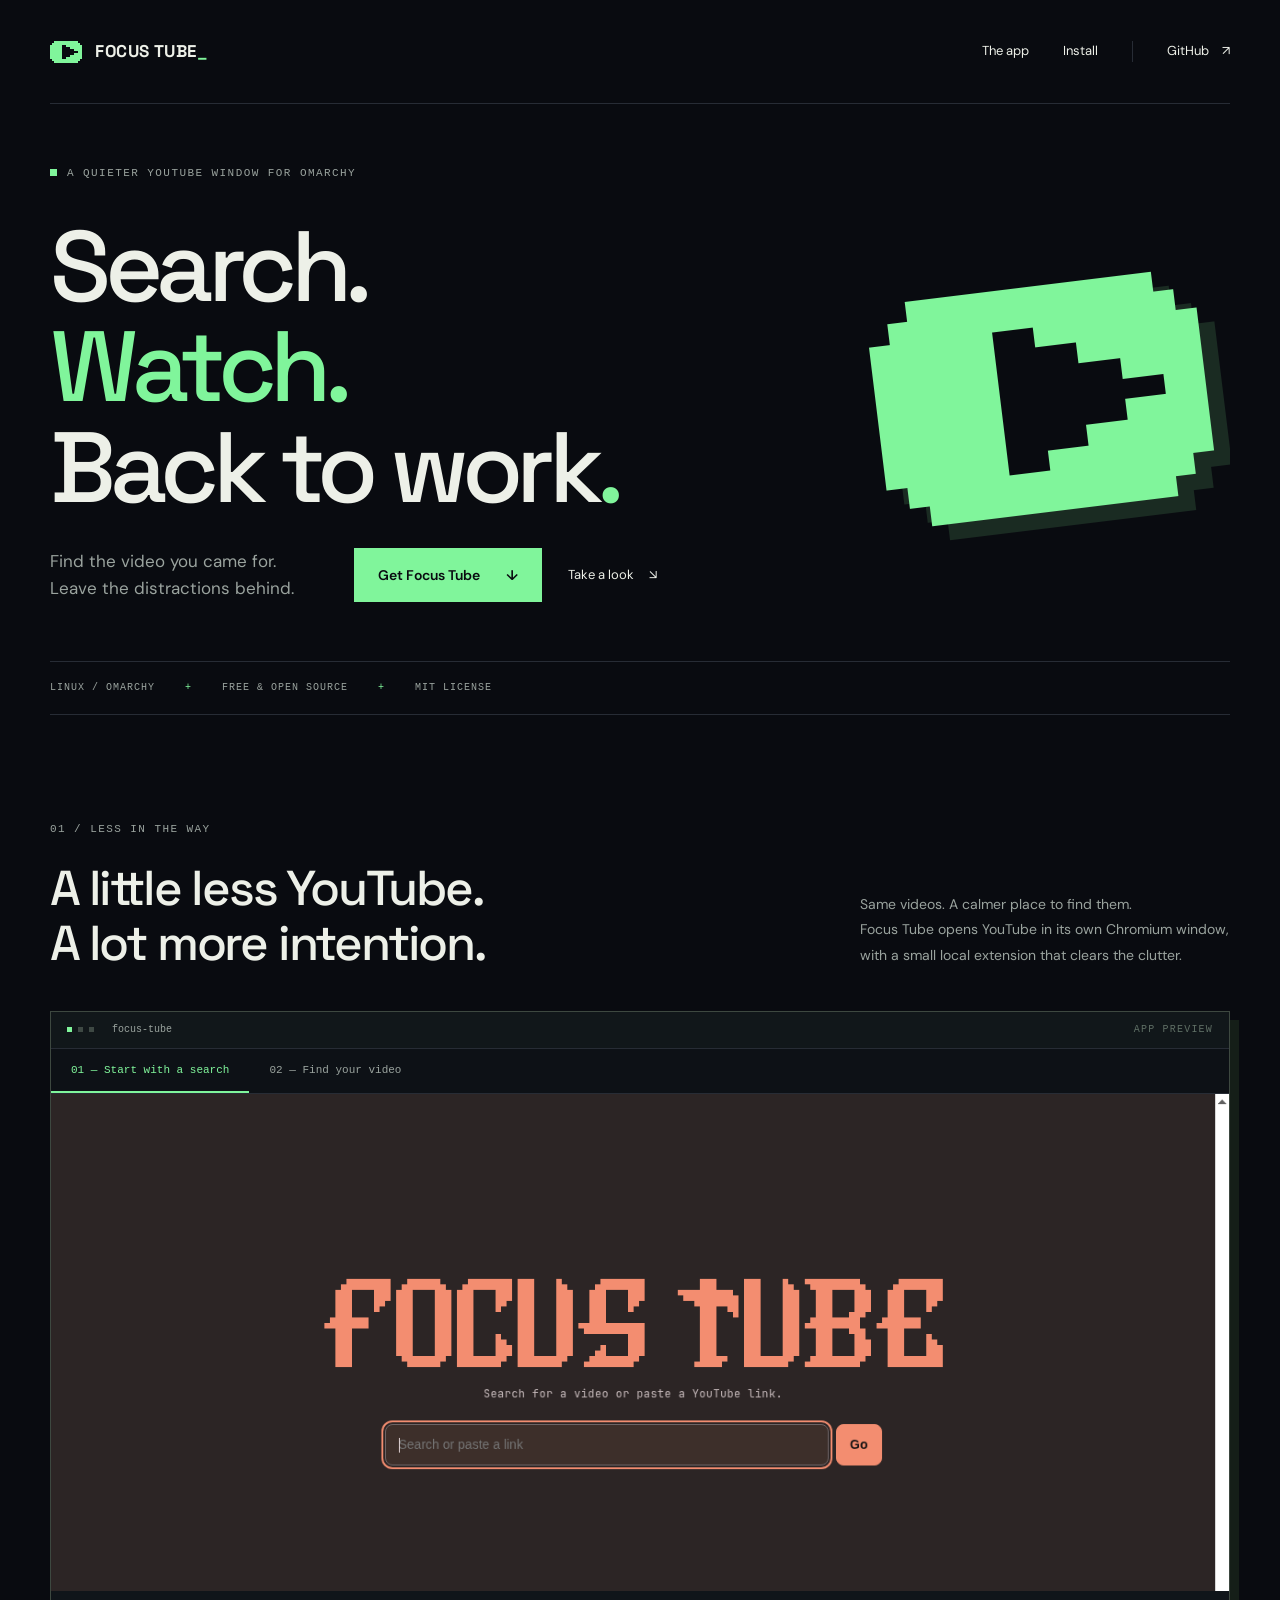
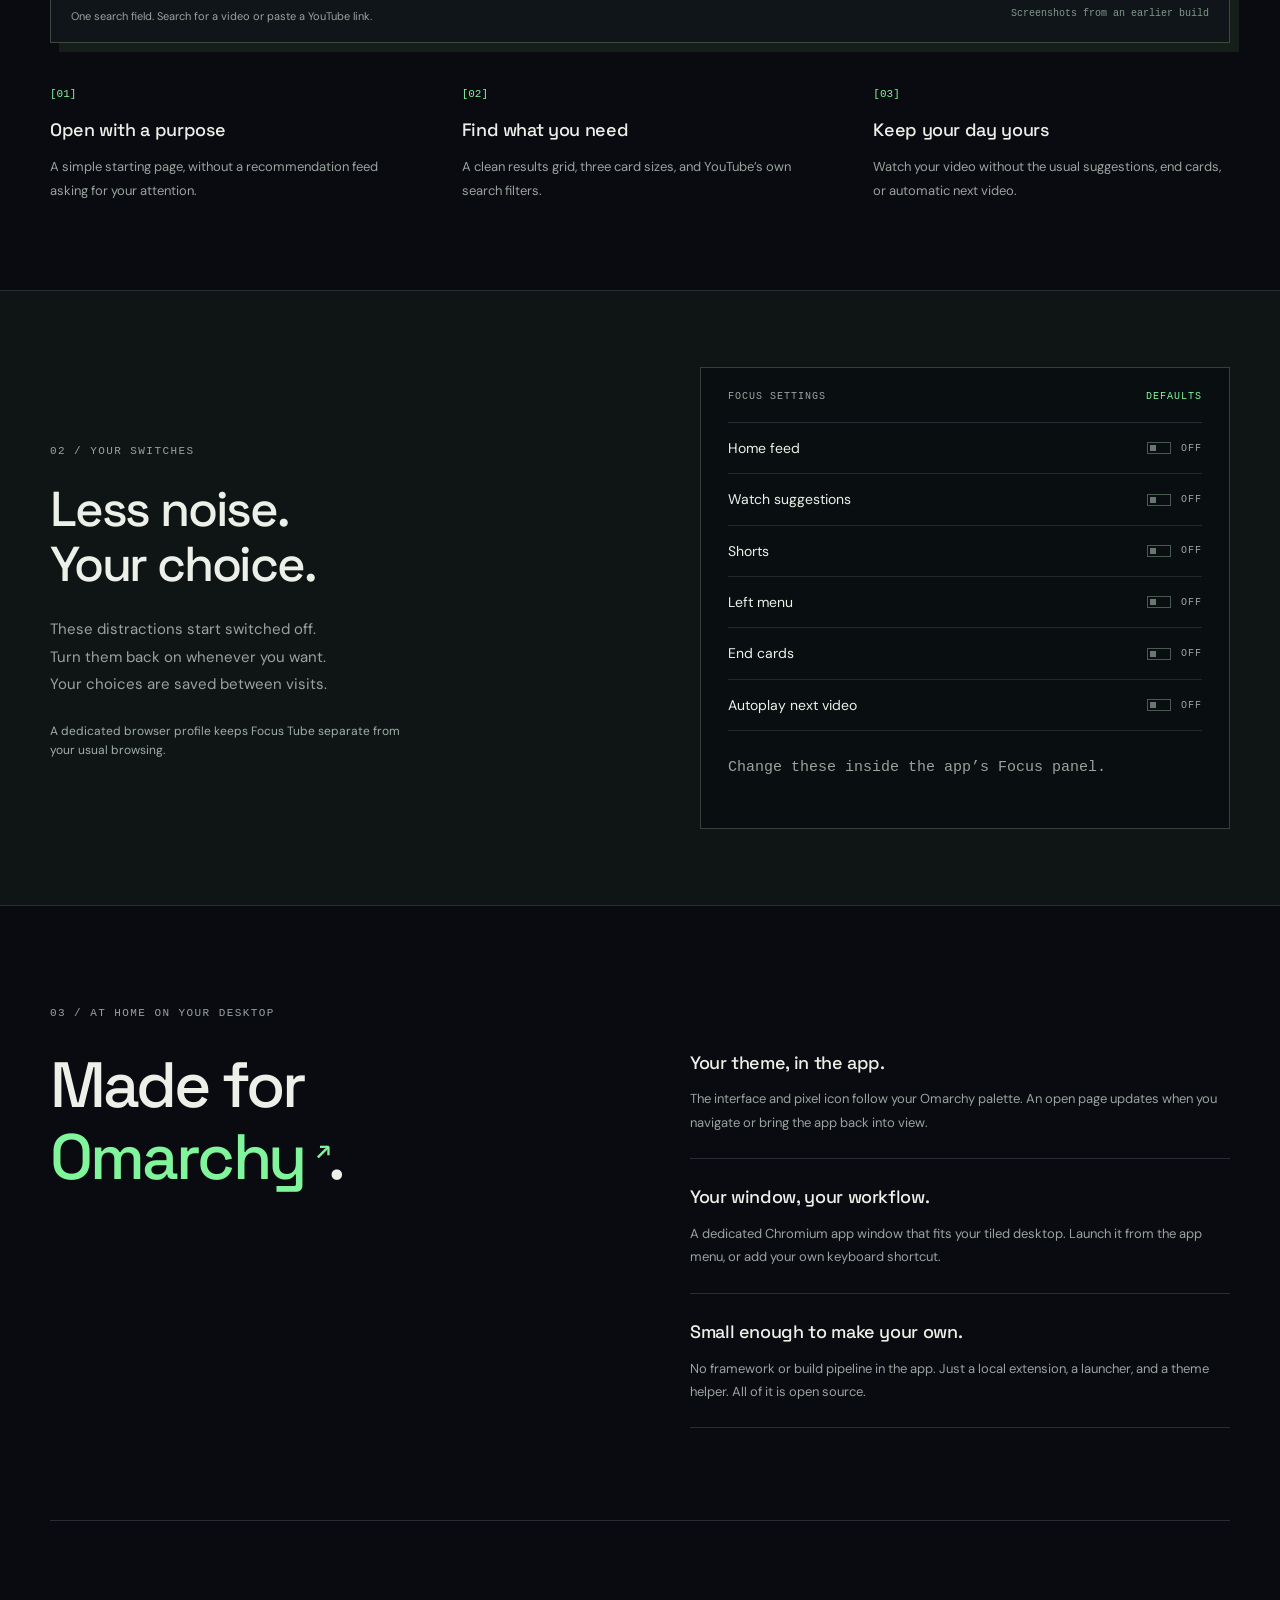
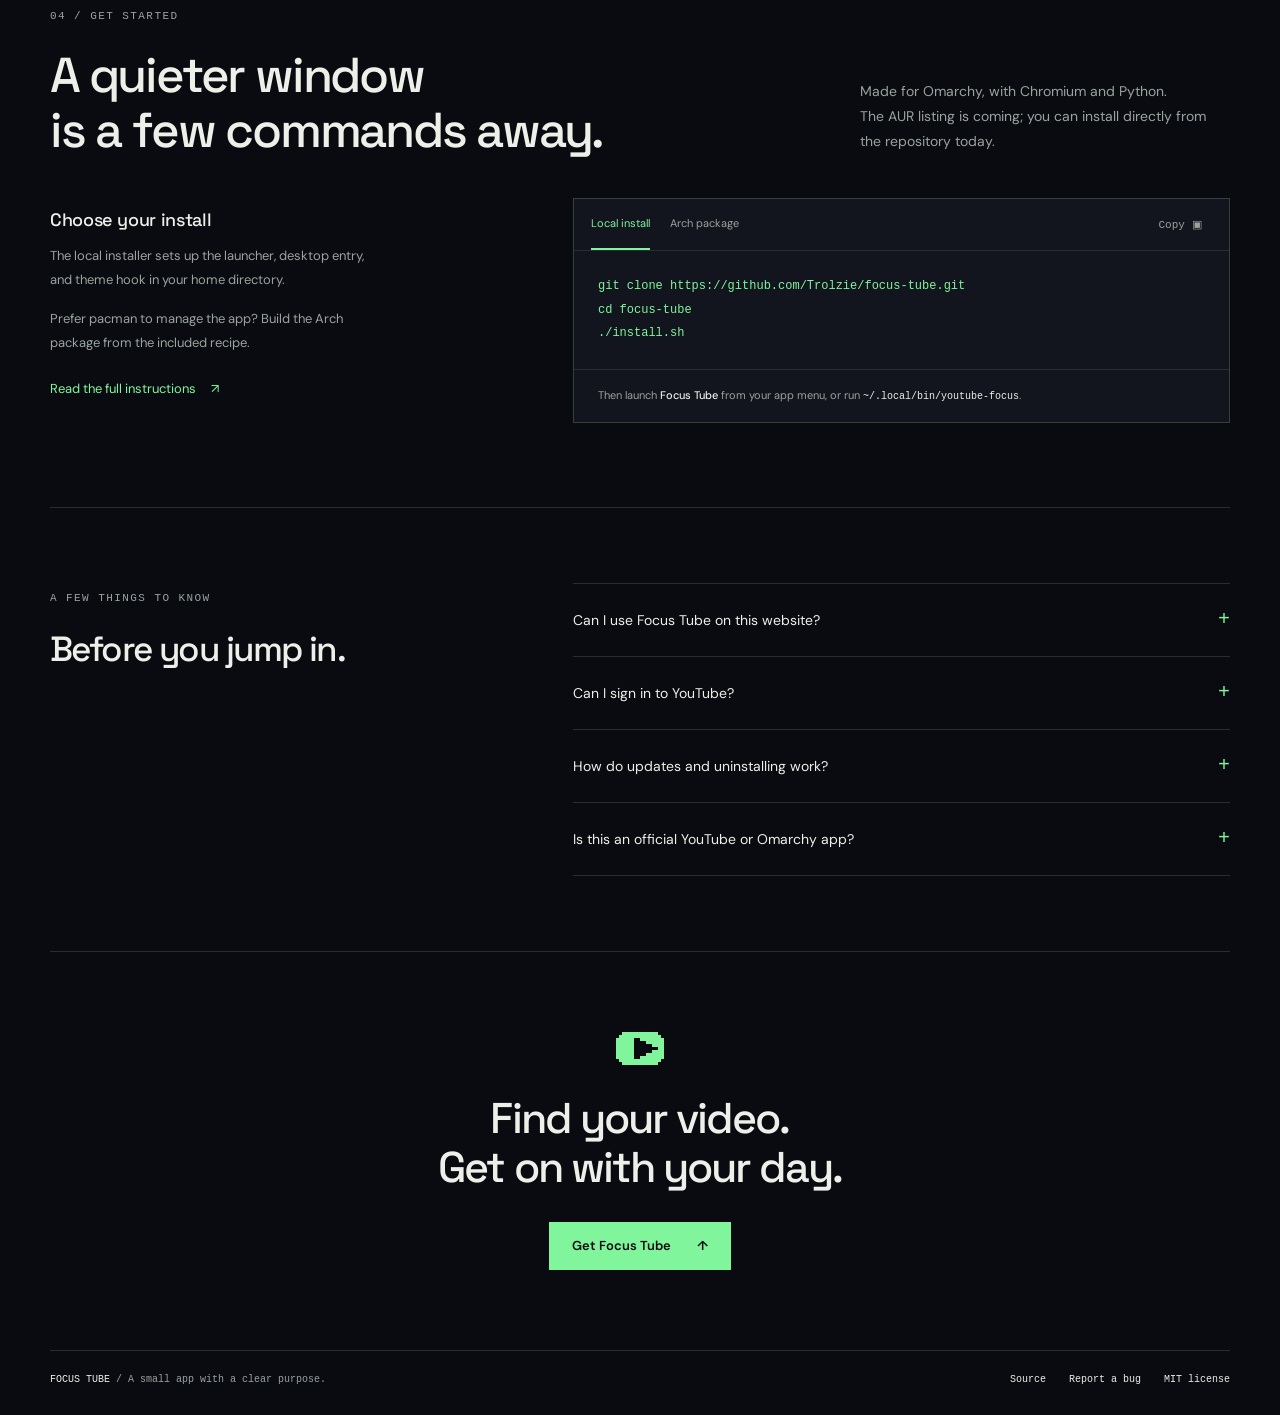
<file: website/public/index.html>
<!doctype html>
<html lang="en">
<head>
  <meta charset="utf-8">
  <meta name="viewport" content="width=device-width, initial-scale=1">
  <meta name="theme-color" content="#090b10">
  <meta name="description" content="A quieter YouTube window for Omarchy. Find a video, watch it, and get back to your day. Free, open source, and made for your desktop.">
  <meta property="og:title" content="Focus Tube — Search. Watch. Back to work.">
  <meta property="og:description" content="A quieter YouTube window for Omarchy. Your videos, with fewer distractions.">
  <meta property="og:type" content="website">
  <meta property="og:url" content="https://focus-tube-three-zeta.vercel.app/">
  <meta property="og:image" content="https://focus-tube-three-zeta.vercel.app/assets/landing.png">
  <link rel="canonical" href="https://focus-tube-three-zeta.vercel.app/">
  <link rel="icon" href="assets/icon.svg" type="image/svg+xml">
  <link rel="stylesheet" href="style.css">
  <script src="app.js" defer></script>
  <title>Focus Tube — Search. Watch. Back to work.</title>
</head>
<body>
  <a class="skip-link" href="#main">Skip to content</a>
  <header class="header wrap">
    <a class="brand" href="#" aria-label="Focus Tube home"><img src="assets/icon.svg" alt="" width="32" height="32"><span>FOCUS TUBE<span class="brand-dot">_</span></span></a>
    <nav aria-label="Main navigation"><a href="#experience">The app</a><a href="#install">Install</a><a class="source-link" href="https://github.com/Trolzie/focus-tube">GitHub <span aria-hidden="true">↗</span></a></nav>
  </header>
  <main id="main">
    <section class="hero wrap" aria-labelledby="hero-title">
      <div class="eyebrow"><span class="status-pixel" aria-hidden="true"></span>A QUIETER YOUTUBE WINDOW FOR OMARCHY</div>
      <h1 id="hero-title">Search.<br><span class="accent">Watch.</span><br>Back to work<span class="accent">.</span></h1>
      <div class="hero-bottom"><p>Find the video you came for.<br>Leave the distractions behind.</p><div class="hero-actions"><a class="button primary" href="#install">Get Focus Tube <span aria-hidden="true">↓</span></a><a class="text-link" href="#experience">Take a look <span aria-hidden="true">↘</span></a></div></div>
      <div class="hero-mark" aria-hidden="true"><svg viewBox="0 0 64 64" shape-rendering="crispEdges"><path d="M8 10h48v4h4v4h4v28h-4v4h-4v4H8v-4H4v-4H0V18h4v-4h4z"/><path class="cutout" d="M24 18h8v4h8v4h8v4h8v4h-8v4h-8v4h-8v4h-8z"/></svg></div>
      <div class="hero-meta"><span>LINUX / OMARCHY</span><span>FREE & OPEN SOURCE</span><span>MIT LICENSE</span></div>
    </section>

    <section id="experience" class="experience wrap" aria-labelledby="experience-title">
      <div class="section-heading"><div><span class="eyebrow">01 / LESS IN THE WAY</span><h2 id="experience-title">A little less YouTube.<br>A lot more intention.</h2></div><p>Same videos. A calmer place to find them.<br>Focus Tube opens YouTube in its own Chromium window, with a small local extension that clears the clutter.</p></div>
      <div class="app-window">
        <div class="window-bar"><span class="window-pixels" aria-hidden="true"><i></i><i></i><i></i></span><span>focus-tube</span><span class="window-label">APP PREVIEW</span></div>
        <div class="preview-nav" role="group" aria-label="Choose an app screenshot"><button class="preview-tab active" type="button" data-preview="landing" aria-pressed="true">01 — Start with a search</button><button class="preview-tab" type="button" data-preview="results" aria-pressed="false">02 — Find your video</button></div>
        <div class="screenshot-stage"><img id="app-screenshot" src="assets/landing.png" alt="Focus Tube's landing page with a pixel wordmark and a single search field" width="1280" height="633" loading="lazy"></div>
        <div class="preview-caption"><span id="preview-description">One search field. Search for a video or paste a YouTube link.</span><span class="build-note">Screenshots from an earlier build</span></div>
      </div>
      <div class="steps"><article><span class="step-number">[01]</span><h3>Open with a purpose</h3><p>A simple starting page, without a recommendation feed asking for your attention.</p></article><article><span class="step-number">[02]</span><h3>Find what you need</h3><p>A clean results grid, three card sizes, and YouTube’s own search filters.</p></article><article><span class="step-number">[03]</span><h3>Keep your day yours</h3><p>Watch your video without the usual suggestions, end cards, or automatic next video.</p></article></div>
    </section>

    <section class="focus-section" aria-labelledby="focus-title"><div class="wrap focus-layout">
      <div><span class="eyebrow">02 / YOUR SWITCHES</span><h2 id="focus-title">Less noise.<br>Your choice.</h2><p>These distractions start switched off.<br>Turn them back on whenever you want.<br>Your choices are saved between visits.</p><span class="small-note">A dedicated browser profile keeps Focus Tube separate from your usual browsing.</span></div>
      <div class="switch-panel"><div class="panel-title"><span>FOCUS SETTINGS</span><span class="accent">DEFAULTS</span></div><ul><li><span>Home feed</span><span class="off-indicator"><i aria-hidden="true"></i>OFF</span></li><li><span>Watch suggestions</span><span class="off-indicator"><i aria-hidden="true"></i>OFF</span></li><li><span>Shorts</span><span class="off-indicator"><i aria-hidden="true"></i>OFF</span></li><li><span>Left menu</span><span class="off-indicator"><i aria-hidden="true"></i>OFF</span></li><li><span>End cards</span><span class="off-indicator"><i aria-hidden="true"></i>OFF</span></li><li><span>Autoplay next video</span><span class="off-indicator"><i aria-hidden="true"></i>OFF</span></li></ul><p>Change these inside the app’s Focus panel.</p></div>
    </div></section>

    <section class="desktop-section wrap" aria-labelledby="desktop-title"><span class="eyebrow">03 / AT HOME ON YOUR DESKTOP</span><div class="desktop-content"><h2 id="desktop-title">Made for<br><a href="https://omarchy.org/">Omarchy<span aria-hidden="true">↗</span></a>.</h2><div class="desktop-details"><article><h3>Your theme, in the app.</h3><p>The interface and pixel icon follow your Omarchy palette. An open page updates when you navigate or bring the app back into view.</p></article><article><h3>Your window, your workflow.</h3><p>A dedicated Chromium app window that fits your tiled desktop. Launch it from the app menu, or add your own keyboard shortcut.</p></article><article><h3>Small enough to make your own.</h3><p>No framework or build pipeline in the app. Just a local extension, a launcher, and a theme helper. All of it is open source.</p></article></div></div></section>

    <section id="install" class="install-section wrap" aria-labelledby="install-title"><div class="section-heading"><div><span class="eyebrow">04 / GET STARTED</span><h2 id="install-title">A quieter window<br>is a few commands away.</h2></div><p>Made for Omarchy, with Chromium and Python.<br>The AUR listing is coming; you can install directly from the repository today.</p></div>
      <div class="install-layout"><div class="install-notes"><h3>Choose your install</h3><p>The local installer sets up the launcher, desktop entry, and theme hook in your home directory.</p><p>Prefer pacman to manage the app? Build the Arch package from the included recipe.</p><a class="text-link" href="https://github.com/Trolzie/focus-tube#install">Read the full instructions <span aria-hidden="true">↗</span></a></div><div class="terminal"><div class="terminal-top"><div role="group" aria-label="Installation method"><button type="button" class="install-tab active" data-method="local" aria-pressed="true">Local install</button><button type="button" class="install-tab" data-method="package" aria-pressed="false">Arch package</button></div><button class="copy-button" type="button" aria-label="Copy installation commands">Copy <span aria-hidden="true">▣</span></button></div><pre tabindex="0" aria-label="Installation commands"><code id="install-command">git clone https://github.com/Trolzie/focus-tube.git
cd focus-tube
./install.sh</code></pre><p id="launch-instruction">Then launch <strong>Focus Tube</strong> from your app menu, or run <code>~/.local/bin/youtube-focus</code>.</p><span id="copy-status" class="sr-only" role="status"></span></div></div>
    </section>

    <section class="faq wrap" aria-labelledby="faq-title"><div><span class="eyebrow">A FEW THINGS TO KNOW</span><h2 id="faq-title">Before you jump in.</h2></div><div class="questions"><details><summary>Can I use Focus Tube on this website?<span aria-hidden="true">+</span></summary><p>Focus Tube is a desktop app, not a video player on this site. It runs YouTube in a dedicated Chromium window and changes the interface with a local extension. Install it on Omarchy to use the full experience.</p></details><details><summary>Can I sign in to YouTube?<span aria-hidden="true">+</span></summary><p>Yes. You’re using YouTube’s own pages. Focus Tube has a separate browser profile, so signing in happens inside its own window.</p></details><details><summary>How do updates and uninstalling work?<span aria-hidden="true">+</span></summary><p>Pull the latest repository changes and rerun the installer, or rebuild your package. Close and reopen the app to load updates. Uninstalling deletes the dedicated browser profile, including its settings, cookies, and history. See the <a href="https://github.com/Trolzie/focus-tube#update">README</a> for the full commands.</p></details><details><summary>Is this an official YouTube or Omarchy app?<span aria-hidden="true">+</span></summary><p>No. Focus Tube is an independent, open source project under the MIT license. It uses YouTube’s pages, so YouTube interface changes may occasionally require a fix. <a href="https://github.com/Trolzie/focus-tube/issues">Bug reports are welcome.</a></p></details></div></section>

    <section class="closing wrap"><img src="assets/icon.svg" alt="" width="48" height="48"><h2>Find your video.<br>Get on with your day.</h2><a class="button primary" href="#install">Get Focus Tube <span aria-hidden="true">↑</span></a></section>
  </main>
  <footer class="wrap"><span>FOCUS TUBE <span class="muted">/ A small app with a clear purpose.</span></span><div><a href="https://github.com/Trolzie/focus-tube">Source</a><a href="https://github.com/Trolzie/focus-tube/issues">Report a bug</a><a href="https://github.com/Trolzie/focus-tube/blob/main/LICENSE">MIT license</a></div></footer>
</body>
</html>
</file>
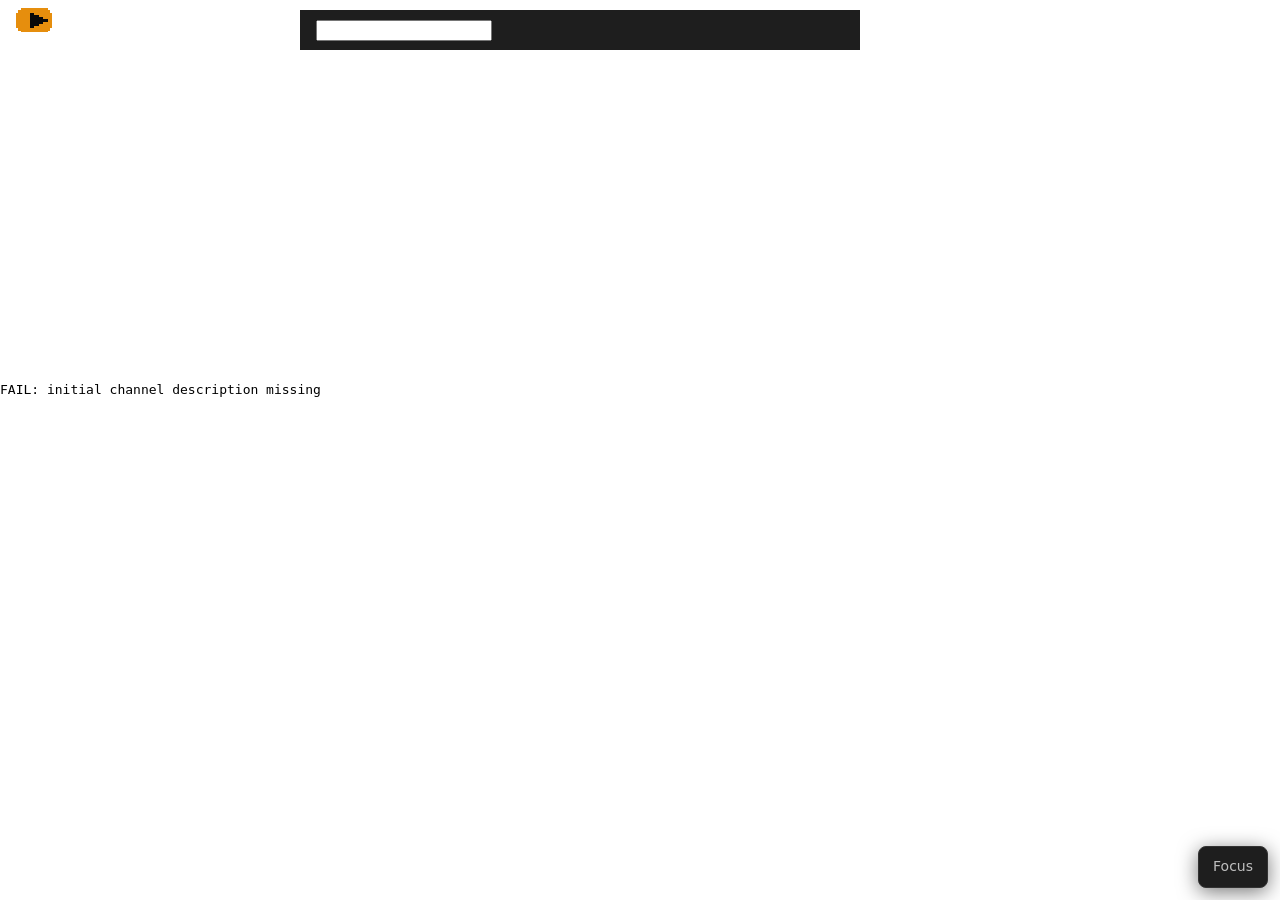
<file: tests/search-cards.html>
<!doctype html>
<html>
<head>
  <meta charset="utf-8">
  <link rel="stylesheet" href="/extension/palette.css">
  <link rel="stylesheet" href="/extension/focus.css">
  <style>
    body { margin: 0; }
    ytd-masthead { display: block; position: relative; height: 60px; }
    ytd-masthead #start { position: absolute; left: 16px; top: 0; }
    ytd-masthead #center { position: absolute; left: 300px; top: 10px; width: 600px; }
    ytd-masthead #end { position: absolute; right: 16px; top: 0; width: 180px; height: 60px; }
    ytd-masthead #center yt-searchbox { display: block; width: 560px; height: 40px; }
    .ytSearchboxComponentInputBox { display: flex; align-items: center; width: 100%; height: 40px; margin-left: 32px; padding-left: 16px; box-sizing: border-box; }
    .ytSearchboxComponentInputBoxHasFocus { margin-left: 0; padding-left: 32px; }
    .ytSearchboxComponentInnerSearchIcon { width: 24px; height: 24px; }
    .ytSearchboxComponentInputBoxHasFocus .ytSearchboxComponentInput { margin-left: 32px; padding-left: 16px; }
    ytd-search #primary ytd-section-list-renderer > #contents {
      width: min(800px, calc(100vw - 48px));
      margin-inline: auto;
    }
  </style>
  <title>Focus Tube search card regression</title>
</head>
<body>
  <ytd-masthead><div id="start"></div><div id="center"><yt-searchbox><div class="ytSearchboxComponentInputBox"><span class="ytSearchboxComponentInnerSearchIcon">⌕</span><input class="ytSearchboxComponentInput"></div><div class="ytSearchboxComponentSuggestionsContainer"><div class="ytSuggestionComponentRoundedSuggestion"><span class="ytSuggestionComponentIcon">⌕</span><span>pixel art</span></div></div></yt-searchbox></div><div id="end"><div id="buttons"></div></div></ytd-masthead>
  <ytd-search><div id="primary"><ytd-section-list-renderer><div id="contents"></div></ytd-section-list-renderer></div></ytd-search>
  <pre id="result">RUNNING</pre>
  <script>
    window.__paletteFetches = 0;
    window.__intervalCalls = 0;
    const nativeFetch = window.fetch.bind(window);
    const nativeSetInterval = window.setInterval.bind(window);
    window.fetch = (input, options) => {
      if (String(input).includes("palette.css")) window.__paletteFetches += 1;
      return nativeFetch(input, options);
    };
    window.setInterval = (...args) => {
      window.__intervalCalls += 1;
      return nativeSetInterval(...args);
    };
    window.chrome = {
      runtime: { getURL: (path) => `/extension/${path}` },
      storage: {
        local: { get: (_keys, callback) => callback({}), set: () => {} },
        onChanged: { addListener: () => {} },
      },
    };
  </script>
  <script src="/extension/channel-data.js"></script>
  <script src="/extension/focus.js"></script>
  <script>
    const primary = document.querySelector("ytd-search #primary");
    const resultsGrid = document.querySelector("ytd-search #primary ytd-section-list-renderer > #contents");
    const channel = document.createElement("ytd-channel-renderer");
    channel.innerHTML = `
      <a id="main-link" href="/@first"></a>
      <div id="content-section">
        <div id="channel-title"><a href="/@first">First Channel</a></div>
        <div id="description">First description</div>
        <div id="metadata"></div>
      </div>`;
    const firstVideo = document.createElement("ytd-video-renderer");
    firstVideo.innerHTML = `
      <a href="/watch?v=same-video"></a>
      <ytd-thumbnail style="margin-left: -20px !important"></ytd-thumbnail>
      <div class="text-wrapper"><div id="channel-info"><ytd-channel-name><a href="/@first">First Channel</a></ytd-channel-name></div>
        <ytd-video-meta-block><div id="metadata-line"><span class="inline-metadata-item">2 days ago</span><span class="inline-metadata-item">10 views</span></div></ytd-video-meta-block>
      </div>`;
    const duplicateVideo = firstVideo.cloneNode(true);
    const firstChannelDuplicate = channel.cloneNode(true);
    resultsGrid.append(firstVideo, duplicateVideo, channel, firstChannelDuplicate);

    setTimeout(() => {
      const subtitle = channel.querySelector(".ytf-channel-caption-subtitle");
      if (subtitle?.textContent !== "First description") {
        document.querySelector("#result").textContent = "FAIL: initial channel description missing";
        return;
      }
      channel.querySelector("#main-link").href = "/@second";
      channel.querySelector("#channel-title a").textContent = "Second Channel";
      channel.querySelector("#channel-title a").href = "/@second";
      channel.querySelector("#description").remove();
      firstChannelDuplicate.querySelector("#main-link").href = "/@second";
      document.dispatchEvent(new Event("yt-navigate-finish"));

      setTimeout(() => {
        const failures = [];
        const logoLink = document.querySelector("#ytf-header-link");
        logoLink.focus({ focusVisible: true });
        if (getComputedStyle(logoLink).outlineStyle !== "none") {
          failures.push("Focus Tube logo still has a focus outline");
        }
        const expectedGridPadding = innerWidth <= 700 ? "0px" : "24px";
        if (getComputedStyle(resultsGrid).paddingTop !== expectedGridPadding) {
          failures.push("desktop results page lacks top spacing");
        }
        const logoBounds = logoLink.getBoundingClientRect();
        const endBounds = document.querySelector("ytd-masthead #end").getBoundingClientRect();
        const searchBar = document.querySelector("ytd-masthead #center yt-searchbox");
        const innerSearchIcon = searchBar.querySelector(".ytSearchboxComponentInnerSearchIcon");
        const suggestions = searchBar.querySelector(".ytSearchboxComponentSuggestionsContainer");
        const searchInput = searchBar.querySelector(".ytSearchboxComponentInput");
        const inputBox = searchBar.querySelector(".ytSearchboxComponentInputBox");
        const unfocusedFieldLeft = inputBox.getBoundingClientRect().left;
        const unfocusedTextLeft = searchInput.getBoundingClientRect().left;
        if (getComputedStyle(innerSearchIcon).display !== "none") failures.push("inner search icon is visible when unfocused");
        if (suggestions.getClientRects().length) failures.push("suggestions panel is visible when unfocused");
        inputBox.classList.add("ytSearchboxComponentInputBoxHasFocus");
        searchInput.focus({ preventScroll: true });
        if (getComputedStyle(innerSearchIcon).display !== "none") failures.push("inner search icon is visible when focused");
        if (suggestions.getClientRects().length) failures.push("suggestions panel is visible when focused");
        if (inputBox.getBoundingClientRect().left !== unfocusedFieldLeft) failures.push("search field moves on focus");
        if (searchInput.getBoundingClientRect().left !== unfocusedTextLeft) failures.push("search text moves on focus");
        if (unfocusedTextLeft - unfocusedFieldLeft < 16) failures.push("search text lacks inner padding");
        const searchBounds = searchBar.getBoundingClientRect();
        const firstCardLeft = firstVideo.querySelector("ytd-thumbnail").getBoundingClientRect().left;
        const alignedLeft = Math.max(firstCardLeft, logoBounds.right + 24);
        if (Math.abs(searchBounds.left - alignedLeft) > 1) failures.push(`search bar alignment: ${searchBounds.left} vs ${alignedLeft}`);
        if (searchBounds.right > endBounds.left - 15) failures.push(`search bar overlaps controls: right ${searchBounds.right}, controls ${endBounds.left}`);
        const expectedCardOffset = innerWidth <= 700 ? 0 : 24;
        if (Math.round(firstVideo.getBoundingClientRect().top - resultsGrid.getBoundingClientRect().top) !== expectedCardOffset) {
          failures.push("first result is not visibly offset from the grid top");
        }
        if (window.__paletteFetches < 2) failures.push("theme did not sync after YouTube navigation");
        if (window.__intervalCalls !== 0) failures.push("theme sync still uses an interval");
        if (subtitle.textContent !== "") failures.push(`reused channel retained its old caption (${subtitle.textContent}; ${channel.dataset.ytfChannel})`);
        if (!duplicateVideo.hasAttribute("data-ytf-duplicate-result")) failures.push("duplicate video was not hidden");
        if (!firstChannelDuplicate.hasAttribute("data-ytf-duplicate-result")) failures.push("duplicate channel was not hidden");
        // YouTube's channel header is fixed independently of the outer page container.
        // Padding the page manager or browse renderer cannot create this banner gap.
        const page = document.createElement("ytd-page-manager");
        page.innerHTML = `<ytd-browse page-subtype="channels"><ytd-tabbed-page-header>
          <div style="position: fixed; top: 60px; left: 0; width: 100%">
            <div id="page-header-container"><div id="page-header-banner" style="height: 100px">Banner</div></div>
          </div></ytd-tabbed-page-header></ytd-browse>`;
        document.body.append(page);
        history.pushState({}, "", "/@second/videos");
        document.dispatchEvent(new Event("yt-navigate-finish"));
        const channelContainer = page.querySelector("#page-header-container");
        const banner = page.querySelector("#page-header-banner");
        if (getComputedStyle(channelContainer).paddingTop !== "24px" || banner.getBoundingClientRect().top !== 84) {
          failures.push("channel banner lacks 24px top spacing inside the fixed header");
        }
        if (getComputedStyle(document.querySelector("#ytf-search-tools")).display !== "none") {
          failures.push("search tools remain visible on a channel page");
        }
        history.pushState({}, "", "/watch?v=same-video");
        document.dispatchEvent(new Event("yt-navigate-finish"));
        if (document.documentElement.classList.contains("ytf-channel-route")) {
          failures.push("channel spacing remains active after leaving the channel");
        }
        page.remove();
        document.querySelector("#result").textContent = failures.length ? `FAIL: ${failures.join("; ")}` : "PASS";
      }, 500);
    }, 500);
  </script>
</body>
</html>
</file>
<file: website/public/style.css>
@import url('https://fonts.googleapis.com/css2?family=DM+Sans:wght@400;500;600;700&family=Space+Grotesk:wght@400;500;600;700&display=swap');
:root{color-scheme:dark;--bg:#090b10;--panel:#12151d;--line:#272c35;--text:#edf0e8;--muted:#9aa39e;--mint:#80f59b;--display:'Space Grotesk',sans-serif;--body:'DM Sans',sans-serif}
*{box-sizing:border-box}html{scroll-behavior:smooth;scroll-padding-top:30px}body{margin:0;background:var(--bg);color:var(--text);font-family:var(--body);font-size:16px;line-height:1.6}a{color:inherit;text-decoration:none}button{font:inherit;cursor:pointer}button,a{-webkit-tap-highlight-color:transparent}button:focus-visible,a:focus-visible,pre:focus-visible,summary:focus-visible{outline:2px solid var(--mint);outline-offset:5px}a:hover{color:var(--mint)}button{color:var(--text)}img{max-width:100%;display:block}.wrap{width:min(1180px,calc(100% - 96px));margin-inline:auto}.accent{color:var(--mint)}.muted{color:var(--muted)}.eyebrow{font-family:monospace;font-size:11px;letter-spacing:.13em;color:var(--muted);font-weight:500}.header{display:flex;justify-content:space-between;align-items:center;height:104px;border-bottom:1px solid var(--line)}.brand{display:flex;align-items:center;gap:13px;font-family:var(--display);font-weight:700;font-size:17px;letter-spacing:.035em}.brand img{image-rendering:pixelated}.brand-dot{color:var(--mint)}nav{display:flex;align-items:center;gap:34px;font-size:13px}nav .source-link{border-left:1px solid var(--line);padding-left:34px}.source-link span{margin-left:10px}.skip-link{position:fixed;z-index:10;top:8px;left:8px;background:var(--mint);color:var(--bg);padding:12px;transform:translateY(-180%)}.skip-link:focus{transform:none}
.hero{position:relative;padding-top:61px;overflow:hidden}.status-pixel{display:inline-block;width:7px;height:7px;background:var(--mint);margin-right:10px}.hero h1{font-family:var(--display);font-size:clamp(64px,7.8vw,105px);line-height:1.01;font-weight:500;letter-spacing:-.065em;margin:34px 0 29px;position:relative;z-index:1}.hero-bottom{display:flex;align-items:center;gap:60px;position:relative;z-index:1}.hero-bottom p{font-size:17px;line-height:1.6;color:var(--muted);margin:0}.hero-actions{display:flex;gap:26px;align-items:center}.button{display:inline-flex;align-items:center;justify-content:space-between;gap:26px;font-size:14px;font-weight:600;padding:15px 23px;border:1px solid var(--mint)}.primary{background:var(--mint);color:var(--bg)}.primary:hover{background:#b1ffc2;color:var(--bg)}.text-link{font-size:13px;display:inline-flex;gap:15px;align-items:center}.hero-mark{position:absolute;right:23px;top:130px;width:330px;transform:rotate(-7deg)}.hero-mark svg{width:100%;fill:var(--mint);filter:drop-shadow(16px 16px 0 #1a2b22)}.hero-mark .cutout{fill:var(--bg)}.hero-meta{display:flex;gap:30px;align-items:center;border-top:1px solid var(--line);border-bottom:1px solid var(--line);padding:18px 0;margin-top:59px;font-family:monospace;font-size:10px;letter-spacing:.1em;color:var(--muted)}.hero-meta span+span:before{content:'+';color:var(--mint);margin-right:30px}
h2{font-family:var(--display);font-size:clamp(32px,4vw,49px);line-height:1.13;font-weight:500;letter-spacing:-.045em;margin:21px 0 0}h3{font-family:var(--display);font-size:18px;font-weight:500;letter-spacing:-.02em;margin:0 0 10px}p{color:var(--muted)}.experience{padding:99px 0 88px}.section-heading{display:flex;align-items:flex-end;justify-content:space-between;gap:50px;margin-bottom:39px}.section-heading>p{max-width:370px;font-size:14px;line-height:1.8;margin:0 0 4px}.app-window{border:1px solid #3d4840;box-shadow:9px 9px 0 #151e18;overflow:hidden}.window-bar{height:37px;display:flex;align-items:center;gap:18px;background:#11171a;border-bottom:1px solid var(--line);padding:0 16px;font:10px monospace;color:var(--muted)}.window-pixels{display:flex;gap:6px}.window-pixels i{width:5px;height:5px;background:#3e4944}.window-pixels i:first-child{background:var(--mint)}.window-label{margin-left:auto;letter-spacing:.12em;color:#5f6f65}.preview-nav{display:flex;border-bottom:1px solid var(--line);background:#0d1116}.preview-tab{border:0;background:none;padding:15px 20px;color:var(--muted);font:11px monospace;border-bottom:2px solid transparent}.preview-tab.active{color:var(--mint);border-bottom-color:var(--mint)}.screenshot-stage{background:#12151b;aspect-ratio:1280/540;display:grid;place-items:center;overflow:hidden}.screenshot-stage img{width:100%;height:100%;object-fit:contain}.preview-caption{display:flex;justify-content:space-between;gap:20px;padding:17px 20px;background:#10151a;font-size:11px;color:var(--muted)}.build-note{font:10px monospace;white-space:nowrap;color:#84988a}.steps{display:grid;grid-template-columns:repeat(3,1fr);gap:55px;margin-top:45px}.steps p{font-size:13px;line-height:1.8;margin:0}.step-number{display:block;font:11px monospace;color:var(--mint);margin-bottom:16px}
.focus-section{background:#0f1415;border-block:1px solid var(--line);padding:76px 0}.focus-layout{display:grid;grid-template-columns:1fr 1fr;gap:120px;align-items:center}.focus-layout>div>p{font-size:15px;line-height:1.85;margin:23px 0}.small-note{display:block;font-size:12px;color:#a1afa7;max-width:350px}.switch-panel{border:1px solid #354038;background:#090f11;padding:23px 27px}.panel-title{display:flex;justify-content:space-between;font:10px monospace;letter-spacing:.1em;padding-bottom:20px;border-bottom:1px solid var(--line);color:var(--muted)}.switch-panel ul{list-style:none;margin:0;padding:0}.switch-panel li{display:flex;align-items:center;justify-content:space-between;gap:20px;padding:14px 0;border-bottom:1px solid #212a27;font-size:14px}.off-indicator{display:flex;gap:10px;align-items:center;font:10px monospace;letter-spacing:.1em;color:var(--muted)}.off-indicator i{display:block;width:24px;height:12px;border:1px solid #4b5a50;padding:2px}.off-indicator i:before{content:'';display:block;height:6px;width:6px;background:#69786e}.switch-panel>p{font:10px monospace;margin:17px 0 0;color:#98a49b}
.desktop-section{padding:92px 0}.desktop-content{display:grid;grid-template-columns:1fr 1fr;gap:100px;margin-top:4px}.desktop-content h2{font-size:clamp(45px,5vw,68px)}.desktop-content h2 a{color:var(--mint)}.desktop-content h2 a span{font-size:25px;vertical-align:top;display:inline-block;margin:14px 0 0 12px}.desktop-details article{padding:24px 0;border-bottom:1px solid var(--line)}.desktop-details article:first-child{padding-top:21px}.desktop-details p{font-size:13px;line-height:1.8;margin:0}.install-section{padding:80px 0 84px;border-top:1px solid var(--line)}.install-layout{display:grid;grid-template-columns:.8fr 1.2fr;gap:85px;align-items:start}.install-notes{padding-top:8px}.install-notes p{font-size:13px;line-height:1.8;margin:10px 0 16px;max-width:320px}.install-notes .text-link{color:var(--mint);margin-top:9px}.terminal{background:var(--panel);border:1px solid #35403a}.terminal-top{display:flex;align-items:center;justify-content:space-between;border-bottom:1px solid var(--line);padding:0 17px;gap:12px}.terminal-top>div{display:flex;gap:20px}.install-tab{background:none;border:0;border-bottom:2px solid transparent;color:var(--muted);font-size:11px;padding:16px 0}.install-tab.active{color:var(--mint);border-bottom-color:var(--mint)}.copy-button{border:0;background:none;color:var(--muted);font:11px monospace;min-width:64px;white-space:nowrap}.copy-button:hover{color:var(--mint)}pre{font-family:monospace;font-size:12px;line-height:1.95;margin:0;padding:24px;overflow:auto;color:var(--mint);tab-size:2}.terminal>p{padding:16px 24px;border-top:1px solid var(--line);font-size:11px;margin:0;line-height:1.8}.terminal p code{color:var(--text);font-size:10px}.terminal p strong{color:var(--text);font-weight:500}
.faq{display:grid;grid-template-columns:.8fr 1.2fr;gap:85px;border-top:1px solid var(--line);padding:75px 0}.faq h2{font-size:35px}.questions details{border-bottom:1px solid var(--line)}.questions details:first-child{border-top:1px solid var(--line)}summary{display:flex;justify-content:space-between;align-items:center;gap:20px;list-style:none;padding:20px 0;cursor:pointer;font-size:14px}summary::-webkit-details-marker{display:none}summary span{color:var(--mint);font-family:monospace;font-size:20px}details[open] summary span{transform:rotate(45deg)}details p{font-size:13px;line-height:1.9;margin:0 24px 22px 0}details p a{text-decoration:underline;color:var(--text)}.closing{border-top:1px solid var(--line);text-align:center;padding:72px 0 80px}.closing>img{margin:auto;image-rendering:pixelated}.closing h2{margin:23px 0 29px;font-size:43px}.closing .button{font-size:13px;padding:13px 22px}footer{display:flex;justify-content:space-between;gap:20px;font:10px monospace;border-top:1px solid var(--line);padding:23px 0 28px}footer>div{display:flex;gap:23px}.sr-only{position:absolute;width:1px;height:1px;padding:0;margin:-1px;overflow:hidden;clip:rect(0,0,0,0);white-space:nowrap;border:0}
@media(min-width:1400px){.hero-mark{right:45px;width:355px;top:122px}}
@media(max-width:1000px){.wrap{width:calc(100% - 64px)}.hero-mark{width:245px;right:0;top:154px}.hero h1{font-size:80px}.hero-bottom{gap:35px}.hero-actions{gap:20px}.hero-bottom p{font-size:15px}.focus-layout,.desktop-content{gap:55px}.install-layout,.faq{gap:40px}.hero-meta{gap:18px}.hero-meta span+span:before{margin-right:18px}.section-heading>p{max-width:310px}.steps{gap:28px}.terminal-top{padding:0 12px}.terminal-top>div{gap:14px}}
@media(max-width:760px){.wrap{width:calc(100% - 40px)}.header{height:80px}.brand{font-size:14px;gap:8px}.brand img{width:26px;height:26px}nav{gap:20px;font-size:12px}nav .source-link{border:0;padding:0}nav a:first-child{display:none}.hero{padding-top:37px}.hero>.eyebrow{max-width:260px;font-size:9px;line-height:1.8}.hero h1{font-size:clamp(54px,10.5vw,79px);margin-top:28px}.hero-mark{width:120px;top:73px;right:2px;opacity:.23;transform:rotate(-7deg)}.hero-bottom{align-items:flex-start;flex-direction:column;gap:22px}.hero-actions{gap:24px}.button{padding:13px 19px;font-size:13px}.hero-meta{font-size:8px;gap:12px;margin-top:38px;flex-wrap:wrap;row-gap:8px}.hero-meta span+span:before{margin-right:12px}.experience{padding:59px 0}.section-heading{flex-direction:column;align-items:flex-start;gap:23px;margin-bottom:28px}.section-heading>p{max-width:480px;font-size:13px}h2{font-size:35px}.preview-tab{padding:13px 12px;font-size:10px}.screenshot-stage{aspect-ratio:1280/633}.preview-caption{flex-direction:column;gap:8px;padding:14px;font-size:10px}.build-note{font-size:9px}.steps{grid-template-columns:1fr;gap:26px;margin-top:35px}.steps article{display:grid;grid-template-columns:45px 1fr}.steps h3{font-size:18px;margin-bottom:6px}.steps p{grid-column:2}.step-number{margin-top:4px}.focus-section{padding:50px 0}.focus-layout,.desktop-content,.install-layout,.faq{grid-template-columns:1fr;gap:34px}.focus-layout>div>p{font-size:14px}.switch-panel{padding:20px}.desktop-section{padding:58px 0}.desktop-content{gap:20px}.desktop-content h2{font-size:50px}.desktop-details article:first-child{padding-top:10px}.install-section{padding:56px 0}.install-layout{gap:26px}.install-notes p{max-width:unset}.terminal-top{padding-inline:13px}.terminal-top>div{gap:19px}pre{padding:20px 15px;font-size:11px}.terminal>p{padding:15px}.faq{padding:53px 0;gap:28px}.closing{padding:51px 0}.closing h2{font-size:34px}footer{flex-direction:column;gap:17px;font-size:9px}footer .muted{display:block;margin-top:7px}footer>div{gap:24px}}
@media(prefers-reduced-motion:reduce){html{scroll-behavior:auto}}
</file>
<file: extension/palette.css>
:root {
  --ytf-accent: #e68e0d;
  --ytf-background: #121212;
  --ytf-dark-background: #0d0d0d;
  --ytf-darker-background: #090909;
  --ytf-lighter-background: #1e1e1e;
  --ytf-foreground: #bebebe;
  --ytf-light-foreground: #8a8a8d;
  --ytf-muted: #333333;
  --ytf-bright-foreground: #bebebe;
  --ytf-red: #D35F5F;
}
</file>
<file: extension/focus.css>
html.ytf-hide-home ytd-browse[page-subtype="home"] #primary,
html.ytf-hide-home ytd-browse[page-subtype="home"] #secondary,
html.ytf-hide-home ytd-browse[page-subtype="home"] ytd-rich-grid-renderer,
html.ytf-home-route.ytf-hide-home ytd-mini-guide-renderer {
  display: none !important;
}

html.ytf-hide-suggestions ytd-watch-flexy #secondary,
html.ytf-hide-suggestions ytd-watch-flexy #related,
html.ytf-hide-suggestions ytd-watch-flexy ytd-watch-next-secondary-results-renderer {
  display: none !important;
}

html.ytf-hide-suggestions ytd-watch-flexy #primary {
  max-width: none !important;
}

html.ytf-hide-left-menu #guide,
html.ytf-hide-left-menu ytd-mini-guide-renderer {
  display: none !important;
}

html.ytf-hide-left-menu ytd-page-manager {
  margin-left: 0 !important;
}

html.ytf-hide-shorts ytd-guide-entry-renderer:has(a[href^="/shorts"]),
html.ytf-hide-shorts ytd-mini-guide-entry-renderer:has(a[href^="/shorts"]),
html.ytf-hide-shorts grid-shelf-view-model:has(a[href^="/shorts/"]),
html.ytf-hide-shorts ytd-reel-shelf-renderer,
html.ytf-hide-shorts ytd-rich-shelf-renderer[is-shorts],
html.ytf-hide-shorts ytm-shorts-lockup-view-model-v2,
html.ytf-hide-shorts ytm-shorts-lockup-view-model,
html.ytf-hide-shorts ytd-video-renderer:has(a[href^="/shorts/"]),
html.ytf-hide-shorts ytd-rich-item-renderer:has(a[href^="/shorts/"]) {
  display: none !important;
}

html.ytf-hide-endcards .ytp-ce-element,
html.ytf-hide-endcards .ytp-endscreen-content,
html.ytf-hide-endcards .ytp-pause-overlay {
  display: none !important;
}

/* Let result cards flow across YouTube's separate result sections. */
ytd-search [data-ytf-duplicate-result] {
  display: none !important;
}

html.ytf-channel-route ytd-tabbed-page-header #page-header-container {
  padding-top: 24px !important;
}

ytd-search #primary ytd-section-list-renderer > #contents {
  display: grid !important;
  grid-template-columns: repeat(auto-fill, minmax(min(100%, 260px), 1fr));
  gap: 24px 16px;
  padding-top: 24px;
  align-items: start;
}

html[data-ytf-grid-size="large"] ytd-search #primary ytd-section-list-renderer > #contents {
  grid-template-columns: repeat(auto-fill, minmax(min(100%, 400px), 1fr));
}

html[data-ytf-grid-size="extra-large"] ytd-search #primary ytd-section-list-renderer > #contents {
  grid-template-columns: repeat(auto-fill, minmax(min(100%, 600px), 1fr));
}

html.ytf-results-route ytd-search-header-renderer {
  display: none !important;
}

ytd-search #primary ytd-section-list-renderer > #contents > ytd-item-section-renderer,
ytd-search #primary ytd-item-section-renderer > #contents,
ytd-search #primary ytd-item-section-renderer > #header,
ytd-search #primary ytd-item-section-renderer > #spinner-container,
ytd-search #primary ytd-item-section-renderer > #continuations {
  display: contents !important;
}

ytd-search #primary ytd-continuation-item-renderer {
  grid-column: 1 / -1;
}

ytd-search #primary ytd-item-section-renderer > #contents > :not(ytd-video-renderer) {
  grid-column: 1 / -1;
}

/* Sponsored results use wide layouts that break the video grid. */
ytd-search ytd-ad-slot-renderer,
ytd-search ytd-promoted-video-renderer,
ytd-search ytd-promoted-sparkles-web-renderer,
ytd-search ytd-display-ad-renderer,
ytd-search ytd-in-feed-ad-layout-renderer {
  display: none !important;
}

/* Recommendation shelves use large layouts outside the video grid. */
ytd-search ytd-shelf-renderer {
  display: none !important;
}

/* Channel results have an image card and a caption like video results. */
ytd-search #primary ytd-item-section-renderer > #contents > ytd-channel-renderer {
  display: block !important;
  grid-column: auto !important;
  width: 100% !important;
  min-width: 0 !important;
  container-type: inline-size;
  margin: 0 !important;
  padding: 0 !important;
  box-sizing: border-box;
  color: var(--ytf-foreground);
  --yt-spec-text-primary: var(--ytf-bright-foreground);
  --yt-spec-text-secondary: var(--ytf-light-foreground);
  --ytf-channel-avatar: 76px;
  --ytf-channel-meta-size: 12px;
  --ytf-channel-padding: 14px;
}

ytd-search #primary ytd-item-section-renderer > #contents > ytd-channel-renderer[data-ytf-duplicate-result] {
  display: none !important;
}

ytd-search ytd-channel-renderer .ytf-channel-preview {
  position: relative;
  width: 100%;
  aspect-ratio: 16 / 9;
  overflow: hidden;
  box-sizing: border-box;
  border: 1px solid var(--ytf-muted);
  border-radius: 16px;
  background: var(--ytf-dark-background);
}

ytd-search ytd-channel-renderer .ytf-channel-hero {
  display: block;
  position: absolute;
  inset: 0 0 auto;
  height: 33.333%;
  overflow: hidden;
  background: linear-gradient(135deg, var(--ytf-muted), var(--ytf-lighter-background));
}

ytd-search ytd-channel-renderer .ytf-channel-hero img {
  display: block;
  width: 100%;
  height: 100%;
  object-fit: cover;
}

ytd-search ytd-channel-renderer #content-section {
  display: block !important;
  position: absolute;
  z-index: 1;
  top: 33.333%;
  left: 0;
  right: 0;
  width: auto !important;
  height: auto !important;
  min-width: 0;
  padding: calc(var(--ytf-channel-avatar) / 2 + 8px) var(--ytf-channel-padding) 0;
  box-sizing: border-box;
}

ytd-search ytd-channel-renderer #avatar-section {
  position: absolute;
  top: calc(var(--ytf-channel-avatar) / -2);
  left: var(--ytf-channel-padding);
  width: var(--ytf-channel-avatar) !important;
  min-width: 0 !important;
  max-width: var(--ytf-channel-avatar) !important;
  height: var(--ytf-channel-avatar) !important;
  border: 3px solid var(--ytf-dark-background);
  border-radius: 50%;
  box-sizing: border-box;
  overflow: hidden;
}

ytd-search ytd-channel-renderer #avatar,
ytd-search ytd-channel-renderer #avatar yt-img-shadow,
ytd-search ytd-channel-renderer #avatar img {
  width: 100% !important;
  height: 100% !important;
  border-radius: 50%;
}

ytd-search ytd-channel-renderer #avatar img {
  object-fit: cover;
}

ytd-search ytd-channel-renderer #info-section {
  display: block !important;
  width: auto !important;
  min-width: 0;
  height: auto !important;
  padding-top: 0;
}

ytd-search ytd-channel-renderer #info {
  display: block !important;
  width: auto !important;
  min-width: 0;
  height: auto !important;
}

ytd-search ytd-channel-renderer #channel-title {
  display: none !important;
}

ytd-search ytd-channel-renderer #description {
  display: none !important;
}

ytd-search ytd-channel-renderer #metadata {
  display: block !important;
  height: auto !important;
  max-height: none !important;
  overflow: visible !important;
  color: var(--ytf-light-foreground) !important;
  font-size: var(--ytf-channel-meta-size) !important;
  line-height: 1.3 !important;
}

ytd-search ytd-channel-renderer #subscribers {
  display: block !important;
  overflow: hidden;
  text-overflow: ellipsis;
  white-space: nowrap;
  margin-bottom: 6px;
  color: var(--ytf-bright-foreground) !important;
  font-size: 18px !important;
  line-height: 1.2 !important;
  font-weight: 700 !important;
}

ytd-search ytd-channel-renderer #dot {
  display: none !important;
}

ytd-search ytd-channel-renderer #video-count {
  display: inline !important;
}

ytd-search ytd-channel-renderer .ytf-channel-video-count::before {
  content: " · ";
}

ytd-search ytd-channel-renderer #buttons {
  display: flex !important;
  justify-content: flex-start !important;
  height: auto !important;
  margin-top: 8px;
}

ytd-search ytd-channel-renderer #subscribe-button {
  display: block !important;
}

ytd-search ytd-channel-renderer #subscribe-button .ytSpecButtonShapeNextHost {
  background: var(--ytf-bright-foreground) !important;
  color: var(--ytf-darker-background) !important;
}

ytd-search ytd-channel-renderer .ytf-channel-caption {
  width: 100%;
  height: 40px;
  padding-top: 8px;
  overflow: hidden;
  box-sizing: content-box;
}

ytd-search ytd-channel-renderer .ytf-channel-caption-title,
ytd-search ytd-channel-renderer .ytf-channel-caption-subtitle {
  display: block;
  width: 100%;
  overflow: hidden;
  text-overflow: ellipsis;
  white-space: nowrap;
}

ytd-search ytd-channel-renderer .ytf-channel-caption-title {
  color: var(--ytf-bright-foreground);
  font-size: 14px;
  line-height: 20px;
  text-decoration: none;
}

ytd-search ytd-channel-renderer .ytf-channel-caption-subtitle {
  color: var(--ytf-light-foreground);
  font-size: 12px;
  line-height: 20px;
}

@container (max-width: 300px) {
  ytd-search ytd-channel-renderer .ytf-channel-preview {
    --ytf-channel-avatar: 64px;
    --ytf-channel-meta-size: 11px;
    --ytf-channel-padding: 12px;
  }
}

@container (min-width: 400px) {
  ytd-search ytd-channel-renderer .ytf-channel-preview {
    --ytf-channel-avatar: 128px;
    --ytf-channel-meta-size: 14px;
    --ytf-channel-padding: 20px;
  }
}

@container (min-width: 650px) {
  ytd-search ytd-channel-renderer .ytf-channel-preview {
    --ytf-channel-avatar: 260px;
    --ytf-channel-meta-size: 18px;
    --ytf-channel-padding: 28px;
  }
}

ytd-search #primary ytd-item-section-renderer > #contents > yt-lockup-view-model {
  grid-column: auto !important;
  width: 100% !important;
  min-width: 0 !important;
  margin: 0 !important;
}

ytd-search yt-lockup-view-model .ytLockupViewModelHost {
  display: flex !important;
  flex-direction: column !important;
  width: 100% !important;
  min-width: 0 !important;
  margin: 0 !important;
}

ytd-search yt-lockup-view-model .ytLockupViewModelContentImage {
  width: 100% !important;
  max-width: none !important;
  height: auto !important;
  aspect-ratio: 16 / 9;
  flex: none !important;
  overflow: hidden;
  border-radius: 8px;
}

ytd-search yt-lockup-view-model .ytLockupViewModelMetadata {
  width: 100% !important;
  min-width: 0 !important;
  height: 40px !important;
  padding: 8px 0 0 !important;
  flex: none !important;
  overflow: hidden;
  box-sizing: content-box;
}

ytd-search yt-lockup-view-model .ytLockupMetadataViewModelHeadingReset {
  height: 20px !important;
  margin: 0 !important;
  overflow: hidden;
}

ytd-search yt-lockup-view-model .ytLockupMetadataViewModelTitle {
  font-size: 14px !important;
  line-height: 20px !important;
  display: block !important;
  white-space: nowrap !important;
  overflow: hidden;
  text-overflow: ellipsis;
}

ytd-search yt-lockup-view-model .ytLockupMetadataViewModelMetadata,
ytd-search yt-lockup-view-model .ytLockupMetadataViewModelMenuButton {
  display: none !important;
}

ytd-search #primary ytd-item-section-renderer > #contents > ytd-video-renderer {
  min-width: 0 !important;
  width: 100% !important;
  margin: 0 !important;
}

ytd-search ytd-video-renderer #dismissible {
  display: flex !important;
  flex-direction: column !important;
  gap: 8px;
  min-width: 0;
}

ytd-search ytd-video-renderer ytd-thumbnail {
  display: block !important;
  flex: none !important;
  width: 100% !important;
  max-width: none !important;
  height: auto !important;
  aspect-ratio: 16 / 9;
  border-radius: 8px;
  overflow: hidden;
}

ytd-search ytd-video-renderer .text-wrapper,
ytd-search ytd-video-renderer #meta,
ytd-search ytd-video-renderer #title-wrapper {
  display: block !important;
  width: 100% !important;
  min-width: 0 !important;
  max-width: none !important;
  height: auto !important;
  margin: 0 !important;
  padding: 0 !important;
}

ytd-search ytd-video-renderer .text-wrapper {
  height: 40px !important;
  flex: none !important;
  overflow: hidden;
}

ytd-search ytd-video-renderer #title-wrapper {
  height: 20px !important;
  overflow: hidden;
}

ytd-search ytd-video-renderer #video-title {
  display: block !important;
  white-space: nowrap !important;
  text-overflow: ellipsis;
  overflow: hidden;
  font-size: 14px !important;
  line-height: 20px !important;
}

ytd-search ytd-video-renderer #title-wrapper #menu,
ytd-search ytd-video-renderer ytd-video-meta-block,
ytd-search ytd-video-renderer #channel-info,
ytd-search ytd-video-renderer #description-text,
ytd-search ytd-video-renderer .metadata-snippet-container-one-line,
ytd-search ytd-video-renderer #expandable-metadata,
ytd-search ytd-video-renderer #buttons,
ytd-search ytd-video-renderer #badges {
  display: none !important;
}

.ytf-card-details {
  display: flex;
  align-items: center;
  gap: 0;
  min-width: 0;
  width: 100%;
  height: 20px;
  overflow: hidden;
  white-space: nowrap;
  color: #606060;
  font: 12px/20px system-ui, sans-serif;
}

html[dark] .ytf-card-details {
  color: #aaa;
}

.ytf-card-channel {
  flex: 0 1 auto;
  min-width: 0;
  overflow: hidden;
  text-overflow: ellipsis;
  white-space: nowrap;
  color: inherit;
  text-decoration: none;
}

.ytf-card-channel:hover {
  color: var(--ytf-accent);
}

.ytf-card-stats {
  display: flex;
  flex: none;
  gap: 0;
}

.ytf-card-stats:not(:empty)::before,
.ytf-card-stats span + span::before {
  content: "·";
  margin: 0 5px;
}

/* Keep YouTube's search and account controls, but give the masthead our branding. */
#masthead-container {
  background: var(--ytf-dark-background) !important;
  border-bottom: 1px solid var(--ytf-muted);
  box-sizing: border-box;
}

ytd-masthead #background {
  background: var(--ytf-dark-background) !important;
  backdrop-filter: none !important;
}

ytd-masthead {
  --yt-spec-text-primary: var(--ytf-foreground);
  --yt-spec-text-secondary: var(--ytf-light-foreground);
  color: var(--ytf-foreground) !important;
}

ytd-masthead #guide-button,
ytd-masthead ytd-topbar-logo-renderer {
  display: none !important;
}

#ytf-header-link {
  display: flex;
  align-items: center;
  width: 36px;
  height: 40px;
  flex: none;
}

#ytf-header-link:focus-visible {
  outline: none;
}

.ytf-play-mark {
  display: block;
  width: 100%;
  height: auto;
  shape-rendering: crispEdges;
}

.ytf-play-body {
  fill: var(--ytf-accent);
}

.ytf-play-triangle {
  fill: var(--ytf-darker-background);
}

#ytf-header-link .ytf-play-mark {
  width: 36px;
  flex: none;
}

ytd-masthead yt-searchbox .ytSearchboxComponentInputBox,
ytd-masthead yt-searchbox .ytSearchboxComponentInputBoxHasFocus {
  background: var(--ytf-lighter-background) !important;
  border-color: var(--ytf-muted) !important;
  margin-left: 0 !important;
  padding-left: 16px !important;
}

ytd-masthead yt-searchbox .ytSearchboxComponentInnerSearchIcon {
  display: none !important;
}

ytd-masthead yt-searchbox .ytSearchboxComponentSuggestionsContainer {
  display: none !important;
}

ytd-masthead yt-searchbox .ytSearchboxComponentInput,
ytd-masthead yt-searchbox .ytSearchboxComponentInputBoxHasFocus input,
ytd-masthead yt-searchbox:focus-within .ytSearchboxComponentInput {
  margin-left: 0 !important;
  padding-left: 0 !important;
  text-indent: 0 !important;
}

ytd-masthead yt-searchbox .ytSearchboxComponentInput {
  color: var(--ytf-foreground) !important;
  font-family: "JetBrainsMono Nerd Font", monospace !important;
}

ytd-masthead yt-searchbox .ytSearchboxComponentInput::placeholder {
  color: var(--ytf-light-foreground) !important;
}

ytd-masthead yt-searchbox .ytSearchboxComponentSearchButton {
  background: var(--ytf-accent) !important;
  border-color: var(--ytf-accent) !important;
  color: var(--ytf-darker-background) !important;
}

ytd-masthead yt-searchbox .ytSearchboxComponentSearchButton:hover {
  background: var(--ytf-bright-foreground) !important;
}

ytd-masthead #end button,
ytd-masthead #end yt-icon {
  color: var(--ytf-foreground) !important;
}

ytd-masthead #search-button-narrow,
ytd-masthead #search-button-narrow #button,
ytd-masthead #search-button-narrow yt-icon {
  color: var(--ytf-foreground) !important;
}

ytd-masthead #end .ytSpecButtonShapeNextHost {
  background: var(--ytf-lighter-background) !important;
  border-color: var(--ytf-muted) !important;
  color: var(--ytf-foreground) !important;
}

#ytf-home,
#ytf-controls {
  color: var(--ytf-foreground);
  font: 14px/1.4 system-ui, sans-serif;
}

#ytf-home {
  display: none;
  position: fixed;
  z-index: 1000;
  inset: 56px 0 0;
  align-items: center;
  justify-content: center;
  background: var(--ytf-background);
  padding: 24px;
  box-sizing: border-box;
}

html.ytf-home-route.ytf-hide-home #ytf-home {
  display: flex;
  inset: 0;
}

html.ytf-home-route.ytf-hide-home #masthead-container,
html.ytf-home-route.ytf-hide-home #guide {
  display: none !important;
}

#ytf-home-card {
  width: min(100%, 700px);
  text-align: center;
}

#ytf-home h1 {
  margin: 0 0 20px;
}

#ytf-logo {
  display: block;
  width: min(100%, 672px);
  aspect-ratio: 7 / 1;
  background: var(--ytf-accent);
  mask-size: contain;
  mask-repeat: no-repeat;
  mask-position: center;
  margin: 0 auto;
}

#ytf-home p {
  color: var(--ytf-light-foreground);
  font: 12px/1.5 "JetBrainsMono Nerd Font", monospace;
  letter-spacing: 0.03em;
  margin: 0 0 24px;
}

#ytf-search-form {
  display: flex;
  gap: 8px;
  max-width: 540px;
  margin: 0 auto;
}

#ytf-search-input {
  flex: 1;
  min-width: 0;
  border: 1px solid var(--ytf-muted);
  border-radius: 8px;
  background: var(--ytf-lighter-background);
  color: var(--ytf-foreground);
  font: inherit;
  padding: 12px 14px;
}

#ytf-search-form button,
#ytf-settings-button,
#ytf-grid-buttons button,
#ytf-filter-button {
  border: 1px solid var(--ytf-muted);
  border-radius: 8px;
  background: var(--ytf-lighter-background);
  color: var(--ytf-foreground);
  font: inherit;
  cursor: pointer;
  padding: 10px 14px;
}

#ytf-search-form button {
  border-color: var(--ytf-accent);
  background: var(--ytf-accent);
  color: var(--ytf-darker-background);
  font-weight: 700;
}

#ytf-search-input:focus-visible,
#ytf-search-form button:focus-visible,
#ytf-settings-button:focus-visible,
#ytf-grid-buttons button:focus-visible,
#ytf-filter-button:focus-visible {
  outline: 2px solid var(--ytf-accent);
  outline-offset: 2px;
}

#ytf-search-form button:hover,
#ytf-settings-button:hover,
#ytf-grid-buttons button:hover,
#ytf-filter-button:hover {
  background: var(--ytf-muted);
}

#ytf-search-form button:hover {
  background: var(--ytf-bright-foreground);
}

#ytf-input-error {
  min-height: 20px;
  color: var(--ytf-red);
  margin-top: 8px;
  text-align: left;
}

#ytf-controls {
  display: flex;
  align-items: center;
  gap: 8px;
  position: fixed;
  z-index: 1200;
  right: 12px;
  bottom: 12px;
}

#ytf-settings-button,
#ytf-grid-buttons button,
#ytf-filter-button {
  box-shadow: 0 4px 20px #0008;
}

#ytf-search-tools {
  display: none;
  align-items: center;
  gap: 8px;
  margin-right: 16px;
}

html.ytf-results-route ytd-masthead #ytf-search-tools {
  display: flex;
}

#ytf-grid-buttons {
  display: flex;
  gap: 4px;
}

#ytf-grid-buttons button {
  display: grid;
  place-items: center;
  width: 32px;
  height: 32px;
  padding: 6px;
}

#ytf-grid-buttons svg {
  display: block;
  width: 16px;
  height: 16px;
}

#ytf-filter-button {
  display: flex;
  align-items: center;
  gap: 6px;
  height: 32px;
  padding: 4px 10px;
  white-space: nowrap;
}

#ytf-filter-button svg {
  display: block;
  width: 16px;
  height: 16px;
}

#ytf-grid-buttons button[aria-pressed="true"] {
  border-color: var(--ytf-accent);
  background: var(--ytf-accent);
}

ytd-masthead #end #ytf-grid-buttons button[aria-pressed="true"] {
  color: var(--ytf-darker-background) !important;
}

#ytf-settings-panel {
  display: none;
  position: absolute;
  right: 0;
  bottom: 48px;
  width: min(290px, calc(100vw - 24px));
  padding: 16px;
  border: 1px solid var(--ytf-muted);
  border-radius: 12px;
  background: var(--ytf-dark-background);
  box-shadow: 0 10px 35px #0009;
  box-sizing: border-box;
}

#ytf-controls.ytf-open #ytf-settings-panel {
  display: block;
}

#ytf-settings-panel h2 {
  font: 600 16px/1.3 system-ui, sans-serif;
  margin: 0 0 12px;
}

#ytf-settings-panel label {
  display: flex;
  justify-content: space-between;
  align-items: center;
  gap: 12px;
  padding: 8px 0;
  cursor: pointer;
}

#ytf-settings-panel input {
  accent-color: var(--ytf-accent);
  width: 18px;
  height: 18px;
  margin: 0;
  cursor: pointer;
}

@media (max-width: 440px) {
  #ytf-search-form { flex-direction: column; }
  #ytf-search-form button { width: 100%; }
}

@media (max-width: 700px) {
  html.ytf-results-route ytd-masthead #ytf-search-tools {
    position: fixed;
    z-index: 1000;
    top: 56px;
    left: 0;
    right: 0;
    height: 48px;
    justify-content: center;
    box-sizing: border-box;
    padding: 4px 12px;
    margin: 0;
    background: var(--ytf-dark-background);
    border-bottom: 1px solid var(--ytf-muted);
  }

  html.ytf-results-route ytd-search {
    display: block;
    padding-top: 48px;
  }

  ytd-search #primary ytd-section-list-renderer > #contents {
    padding-top: 0;
  }
}
</file>
